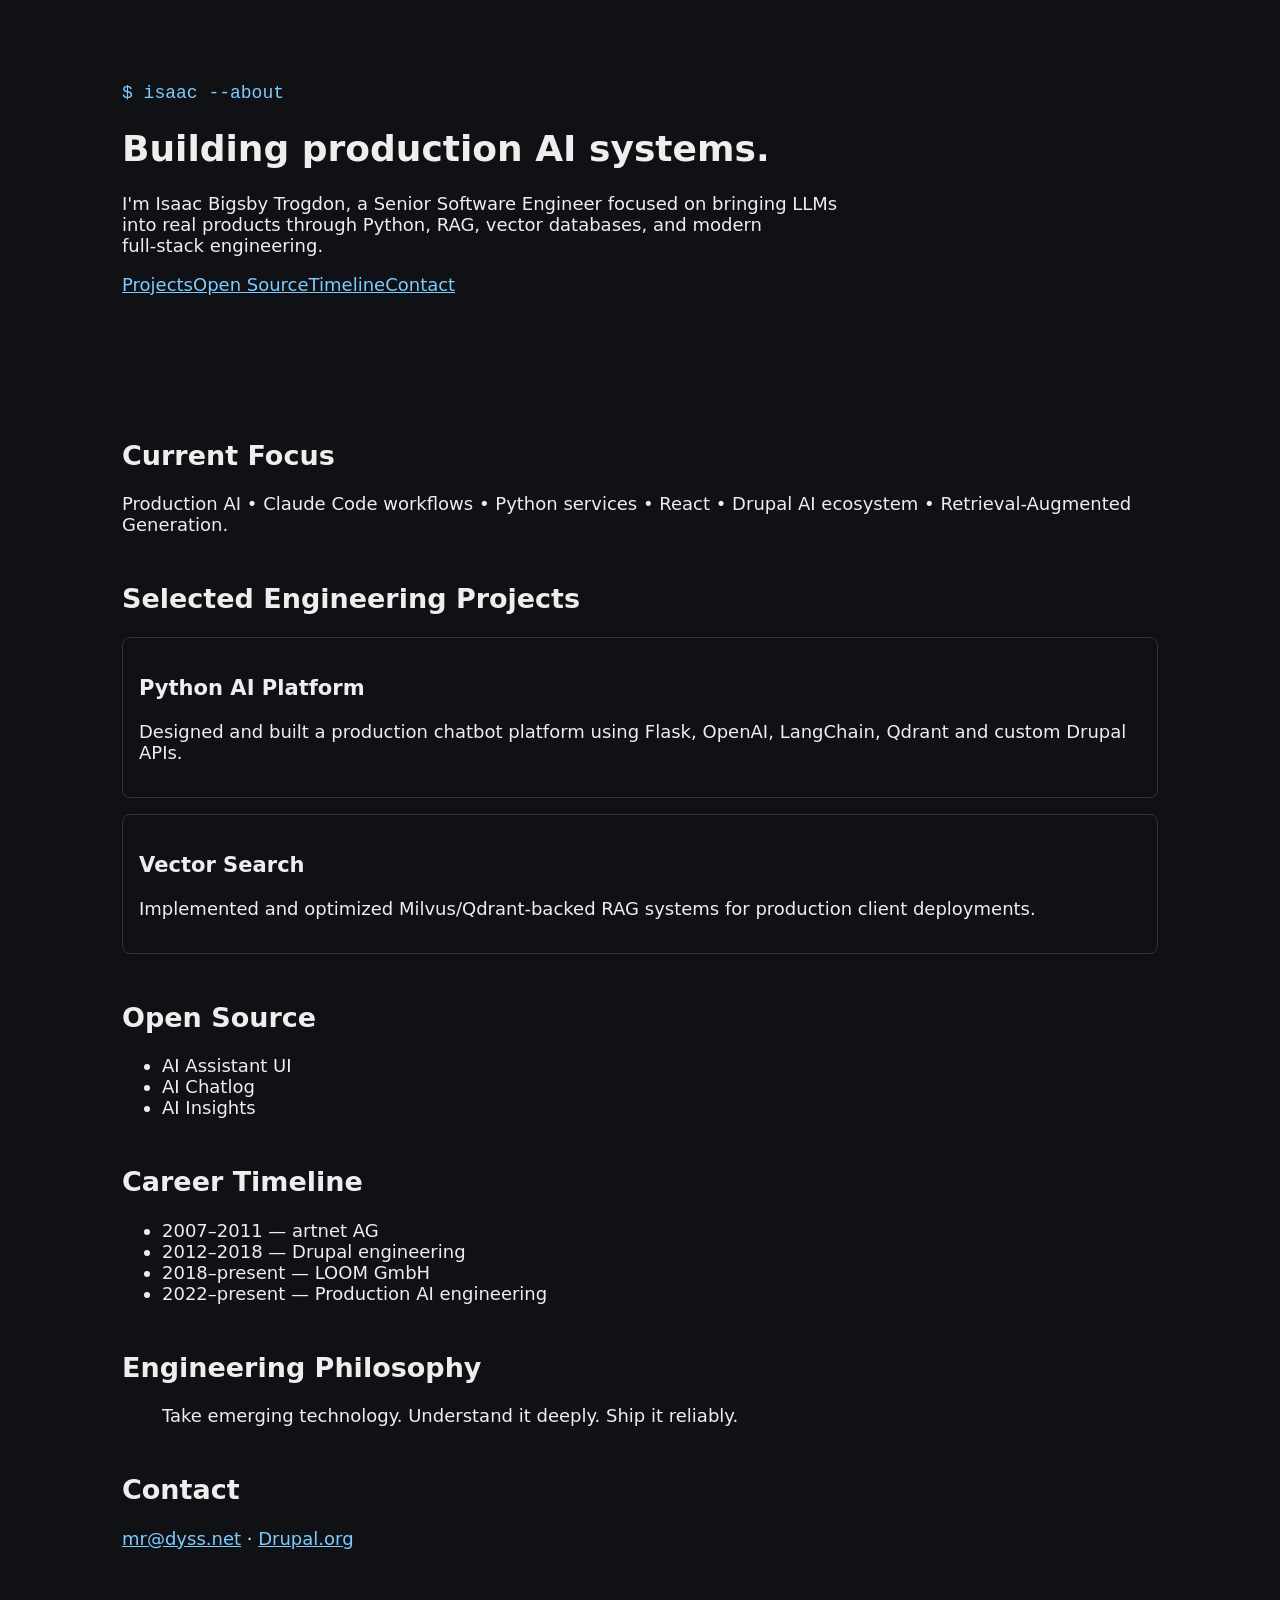
<file: index.html>
<!doctype html>
<html lang="en"><head>
<meta charset="utf-8"><meta name="viewport" content="width=device-width,initial-scale=1">
<title>Isaac Bigsby Trogdon | Senior Software Engineer — AI Applications</title>
<meta name="description" content="Senior Software Engineer specializing in production AI systems, LLM integration, RAG, Python, React, Drupal and open-source AI tooling.">
<link rel="canonical" href="https://d0t15t.github.io/">
<meta name="robots" content="index,follow,max-image-preview:large">
<meta property="og:title" content="Isaac Bigsby Trogdon">
<meta property="og:description" content="Building production AI systems with Python, LLMs and modern web technologies.">
<meta property="og:type" content="website">
<link rel="stylesheet" href="style.css">
<script type="application/ld+json">
{"@context":"https://schema.org","@type":"ProfilePage","mainEntity":{"@type":"Person","name":"Isaac Bigsby Trogdon","jobTitle":"Senior Software Engineer","url":"https://d0t15t.github.io/","sameAs":["https://www.drupal.org/u/d0t15t"],"knowsAbout":["Python","Drupal","React","LLMs","RAG","Milvus","Qdrant","Claude Code"]}}
</script></head>
<body><header class="hero"><div class="wrap">
<p class="eyebrow">$ isaac --about</p>
<h1>Building production AI systems.</h1>
<p class="lead">I'm Isaac Bigsby Trogdon, a Senior Software Engineer focused on bringing LLMs into real products through Python, RAG, vector databases, and modern full‑stack engineering.</p>
<nav><a href="#projects">Projects</a><a href="#opensource">Open Source</a><a href="#timeline">Timeline</a><a href="#contact">Contact</a></nav>
</div></header>
<main class="wrap">
<section><h2>Current Focus</h2><p>Production AI • Claude Code workflows • Python services • React • Drupal AI ecosystem • Retrieval-Augmented Generation.</p></section>
<section id="projects"><h2>Selected Engineering Projects</h2><article><h3>Python AI Platform</h3><p>Designed and built a production chatbot platform using Flask, OpenAI, LangChain, Qdrant and custom Drupal APIs.</p></article><article><h3>Vector Search</h3><p>Implemented and optimized Milvus/Qdrant-backed RAG systems for production client deployments.</p></article></section>
<section id="opensource"><h2>Open Source</h2><ul><li>AI Assistant UI</li><li>AI Chatlog</li><li>AI Insights</li></ul></section>
<section id="timeline"><h2>Career Timeline</h2><ul><li>2007–2011 — artnet AG</li><li>2012–2018 — Drupal engineering</li><li>2018–present — LOOM GmbH</li><li>2022–present — Production AI engineering</li></ul></section>
<section><h2>Engineering Philosophy</h2><blockquote>Take emerging technology. Understand it deeply. Ship it reliably.</blockquote></section>
<section id="contact"><h2>Contact</h2><p><a href="mailto:mr@dyss.net">mr@dyss.net</a> · <a href="https://www.drupal.org/u/d0t15t">Drupal.org</a></p></section>
</main></body></html>
</file>
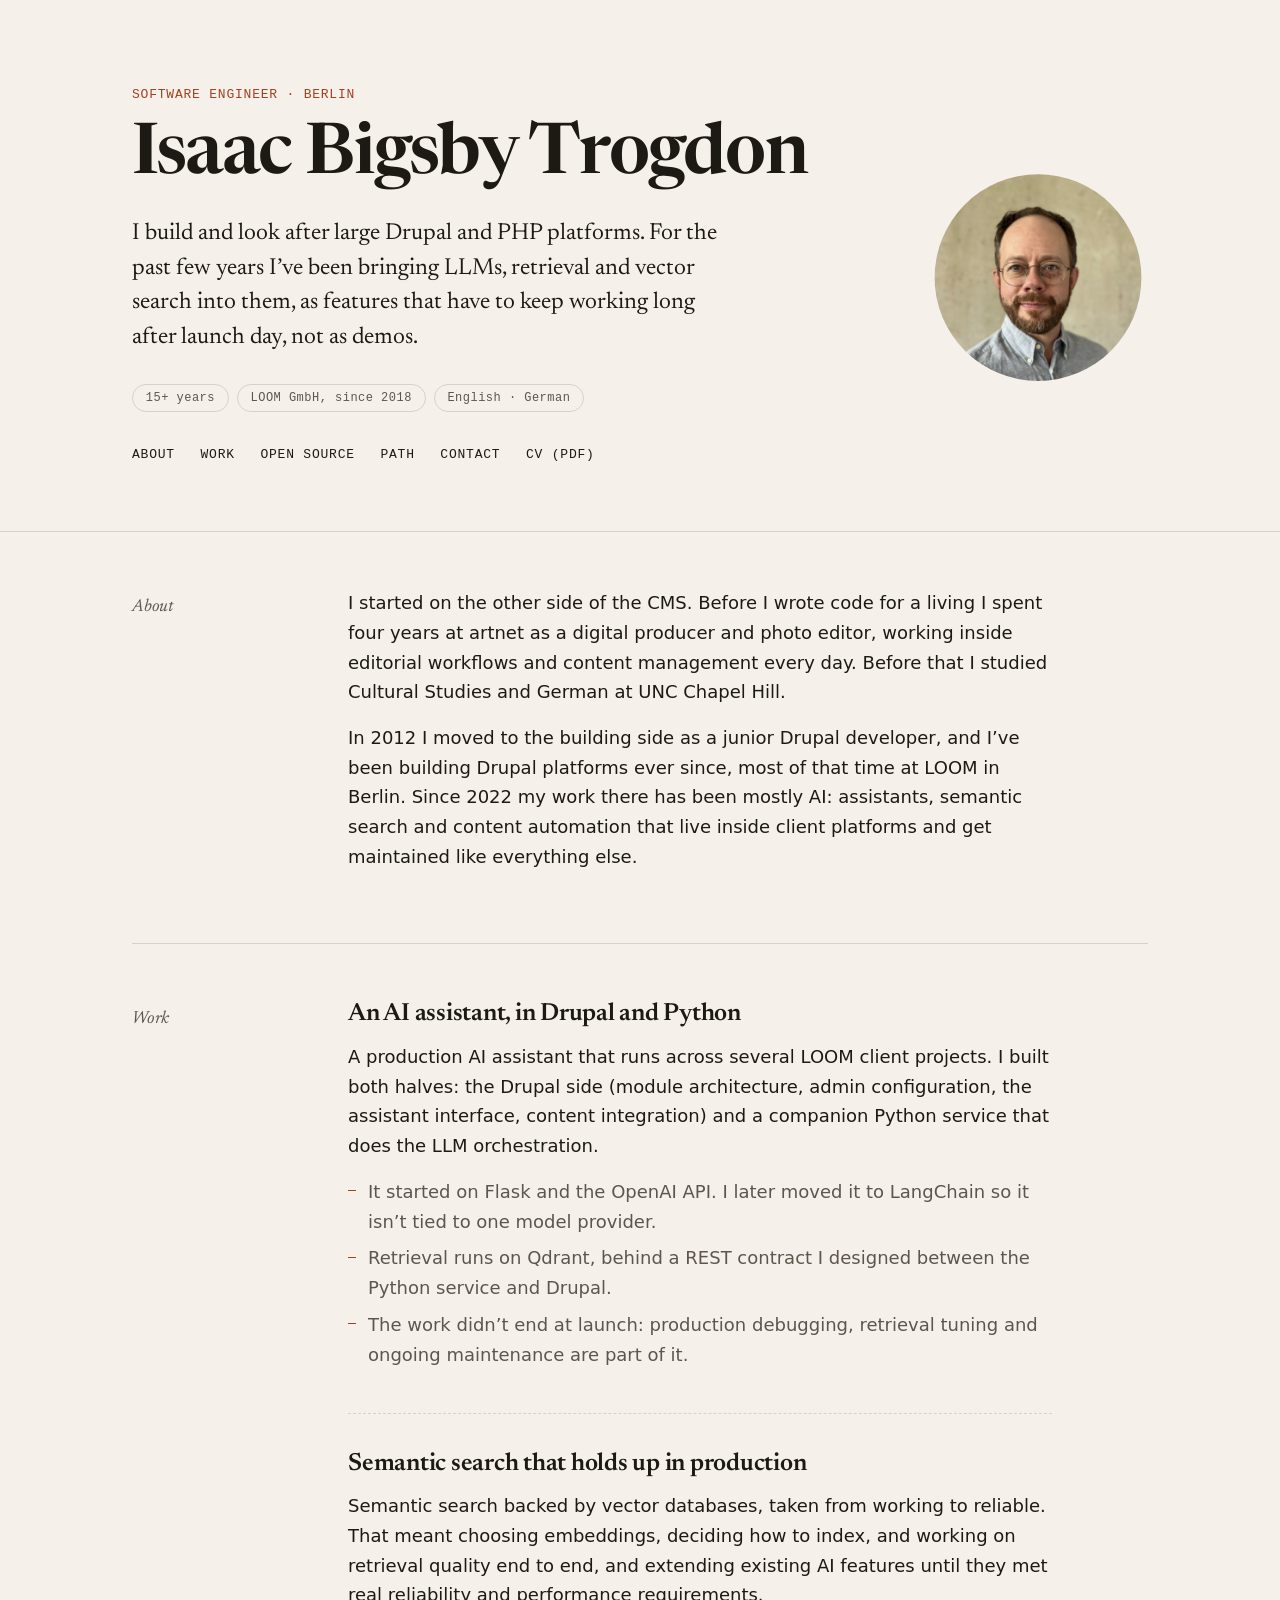
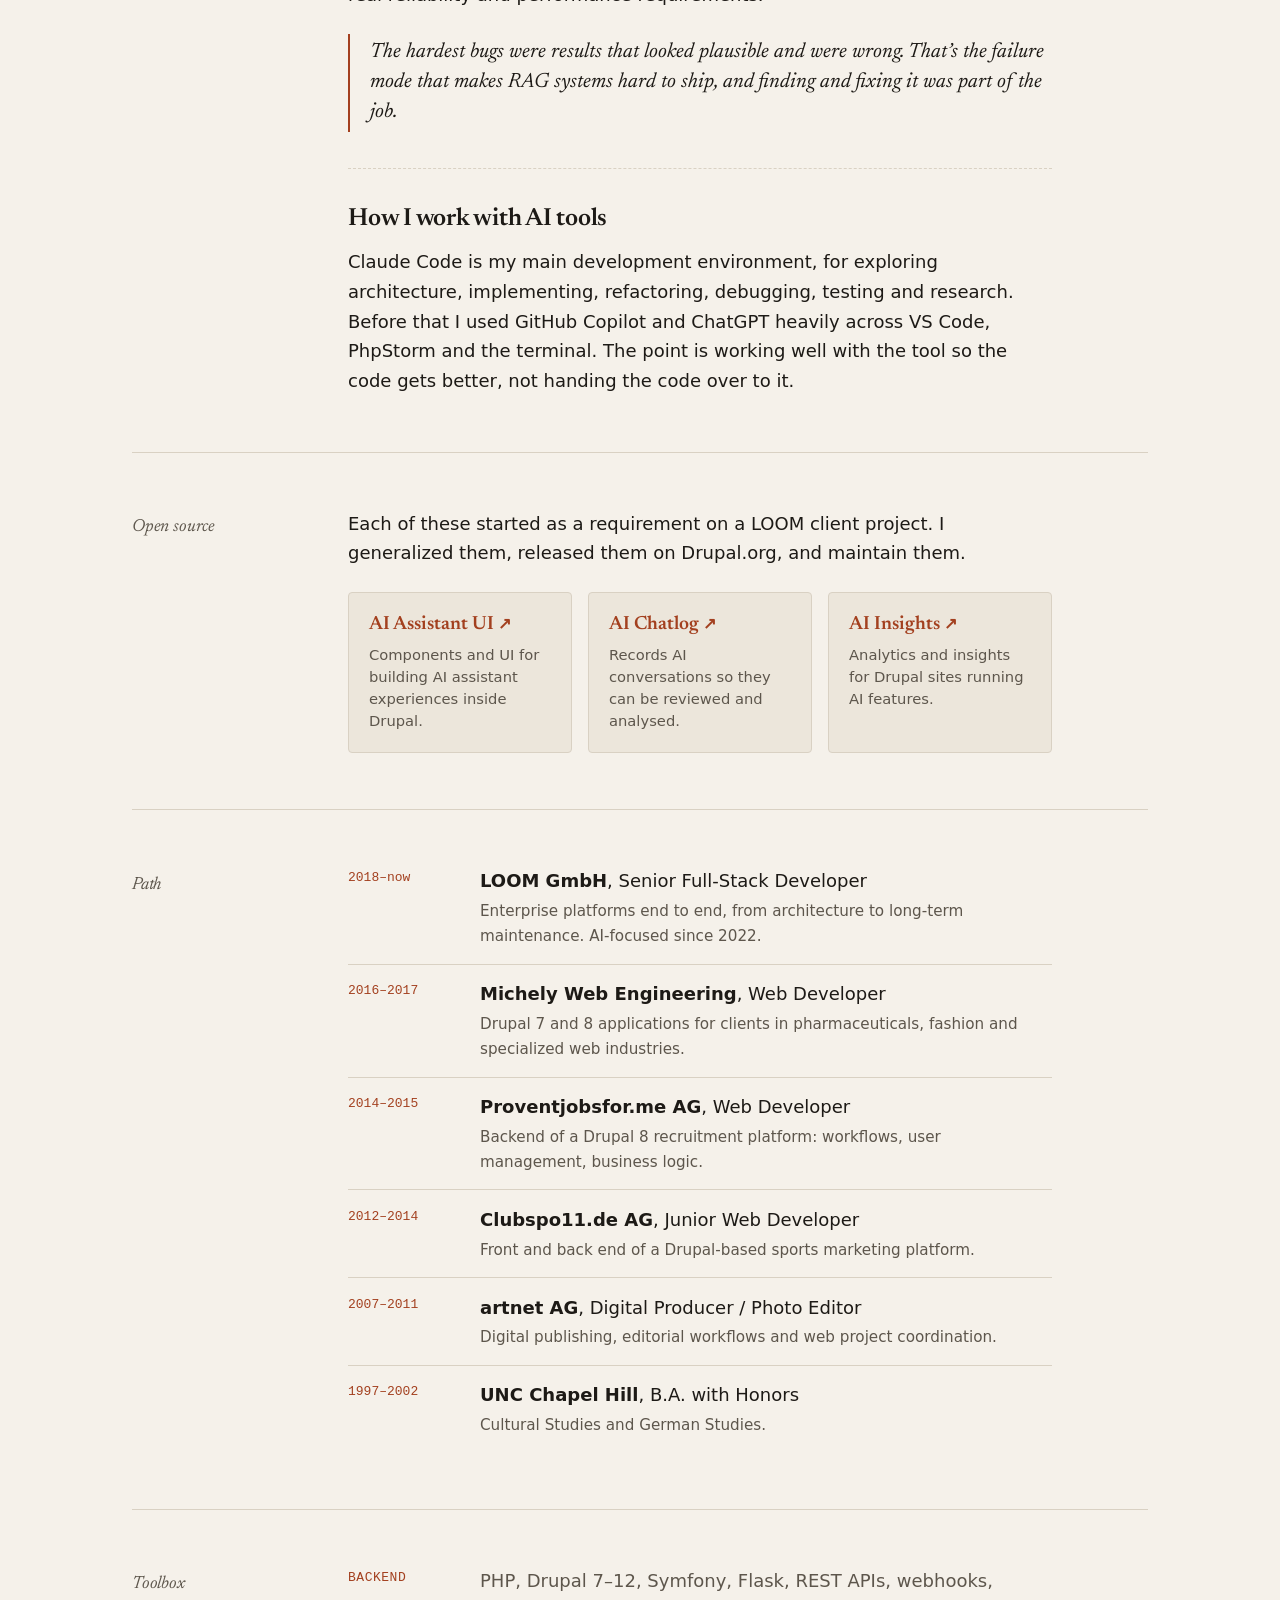
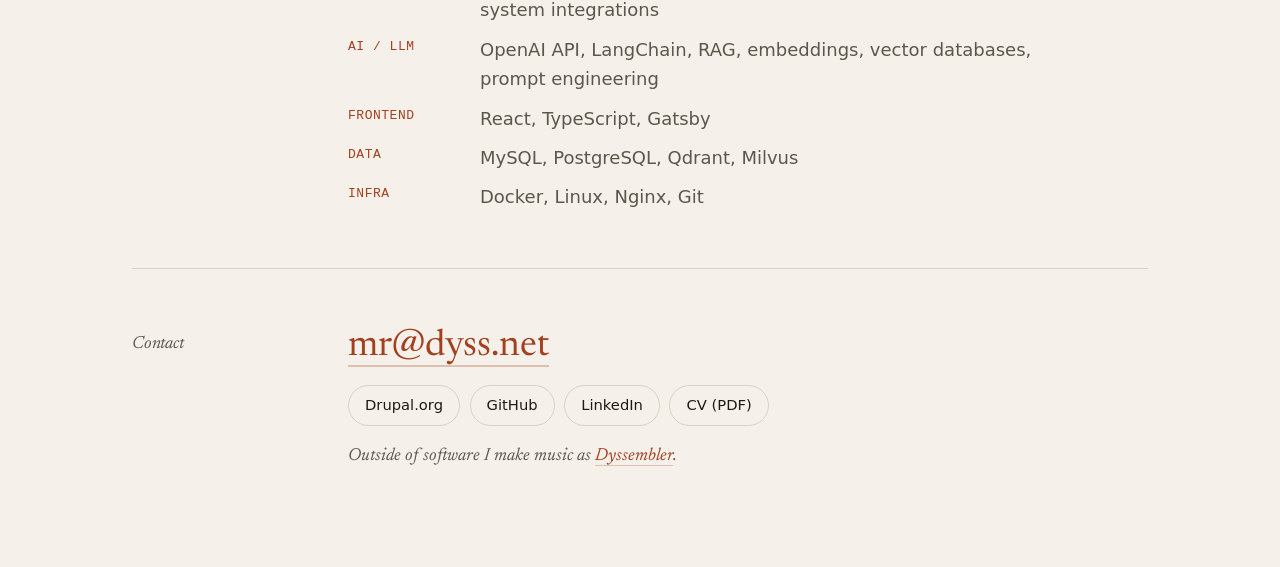
<file: www/index.html>
<!doctype html>
<html lang="en"><head>
<meta charset="utf-8"><meta name="viewport" content="width=device-width,initial-scale=1">
<title>Isaac Bigsby Trogdon · Senior Software Engineer, AI & Drupal</title>
<meta name="description" content="Senior Software Engineer with 15+ years in enterprise Drupal/PHP platforms, now building production LLM, RAG and vector search systems. Based in Berlin, Germany.">
<meta name="author" content="Isaac Bigsby Trogdon">
<meta name="theme-color" content="#f5f1ea" media="(prefers-color-scheme: light)"><meta name="theme-color" content="#15130f" media="(prefers-color-scheme: dark)"><meta name="color-scheme" content="light dark">
<link rel="canonical" href="https://d0t15t.github.io/">
<link rel="icon" href="favicon.svg" type="image/svg+xml">
<link rel="icon" href="assets/icon-192.png" type="image/png" sizes="192x192">
<link rel="apple-touch-icon" href="apple-touch-icon.png">
<link rel="manifest" href="site.webmanifest">
<meta name="robots" content="index,follow,max-image-preview:large,max-snippet:-1">
<meta property="og:title" content="Isaac Bigsby Trogdon">
<meta property="og:description" content="15+ years building enterprise Drupal/PHP platforms, now shipping production LLM, RAG and vector search systems.">
<meta property="og:type" content="website">
<meta property="og:url" content="https://d0t15t.github.io/">
<meta property="og:locale" content="en_US">
<meta property="og:image" content="https://d0t15t.github.io/assets/og-image.png">
<meta property="og:image:width" content="1200">
<meta property="og:image:height" content="630">
<meta property="og:image:alt" content="Isaac Bigsby Trogdon — Senior Software Engineer, Enterprise Web Platforms & AI Applications">
<meta property="og:site_name" content="Isaac Bigsby Trogdon">
<meta name="twitter:card" content="summary_large_image">
<meta name="twitter:title" content="Isaac Bigsby Trogdon">
<meta name="twitter:description" content="15+ years building enterprise Drupal/PHP platforms, now shipping production LLM, RAG and vector search systems.">
<meta name="twitter:image" content="https://d0t15t.github.io/assets/og-image.png">
<meta name="twitter:image:alt" content="Isaac Bigsby Trogdon — Senior Software Engineer, Enterprise Web Platforms & AI Applications">
<link rel="preconnect" href="https://fonts.googleapis.com"><link rel="preconnect" href="https://fonts.gstatic.com" crossorigin><link rel="stylesheet" href="https://fonts.googleapis.com/css2?family=Newsreader:ital,opsz,wght@0,6..72,400;0,6..72,600;1,6..72,400&display=swap"><link rel="stylesheet" href="style.css">
<script type="application/ld+json">
{"@context":"https://schema.org","@graph":[{"@type":"ProfilePage","@id":"https://d0t15t.github.io/#profile","url":"https://d0t15t.github.io/","dateModified":"2026-09-29","inLanguage":"en","mainEntity":{"@id":"https://d0t15t.github.io/#person"}},{"@type":"Person","@id":"https://d0t15t.github.io/#person","name":"Isaac Bigsby Trogdon","jobTitle":"Senior Software Engineer - Enterprise Web Platforms & AI Applications","url":"https://d0t15t.github.io/","image":"https://d0t15t.github.io/assets/headshot.jpg","email":"mailto:mr@dyss.net","sameAs":["https://www.drupal.org/u/d0t15t","https://github.com/d0t15t/","https://www.linkedin.com/in/isaac-bigsby-trogdon/","https://dyss.net"],"address":{"@type":"PostalAddress","addressLocality":"Berlin","addressCountry":"DE"},"worksFor":{"@type":"Organization","name":"LOOM GmbH"},"alumniOf":{"@type":"CollegeOrUniversity","name":"University of North Carolina at Chapel Hill"},"knowsLanguage":["en","de"],"knowsAbout":["Python","PHP","Drupal","Symfony","React","LLMs","RAG","LangChain","Embeddings","Prompt Engineering","Milvus","Qdrant","Claude Code"]},{"@type":"SoftwareSourceCode","name":"AI Assistant UI","url":"https://www.drupal.org/project/ai_assistant_ui","codeRepository":"https://www.drupal.org/project/ai_assistant_ui","description":"Framework components and UI functionality for AI assistant experiences within Drupal.","programmingLanguage":"PHP","author":{"@id":"https://d0t15t.github.io/#person"}},{"@type":"SoftwareSourceCode","name":"AI Chatlog","url":"https://www.drupal.org/project/ai_chatlog","codeRepository":"https://www.drupal.org/project/ai_chatlog","description":"Recording, review, and analysis tooling for AI conversations in Drupal.","programmingLanguage":"PHP","author":{"@id":"https://d0t15t.github.io/#person"}},{"@type":"SoftwareSourceCode","name":"AI Insights","url":"https://www.drupal.org/project/ai_insights","codeRepository":"https://www.drupal.org/project/ai_insights","description":"Analytics and insights functionality for AI-powered Drupal applications.","programmingLanguage":"PHP","author":{"@id":"https://d0t15t.github.io/#person"}}]}
</script></head>
<body><a class="skip" href="#main">Skip to content</a><header class="hero"><div class="wrap hero-grid">
<div><p class="eyebrow">Software engineer · Berlin</p>
<h1>Isaac Bigsby Trogdon</h1>
<p class="lead">I build and look after large Drupal and PHP platforms. For the past few years I’ve been bringing LLMs, retrieval and vector search into them, as features that have to keep working long after launch day, not as demos.</p>
<p class="stats"><span>15+ years</span><span>LOOM GmbH, since 2018</span><span>English · German</span></p>
<nav aria-label="Sections"><a href="#about">About</a><a href="#projects">Work</a><a href="#opensource">Open source</a><a href="#timeline">Path</a><a href="#contact">Contact</a><a href="assets/isaac-trogdon-cv.pdf" type="application/pdf">CV (PDF)</a></nav></div>
<img class="portrait" src="assets/headshot.jpg" width="512" height="512" alt="Portrait of Isaac Bigsby Trogdon">
</div></header>
<main id="main" class="wrap">
<section id="about"><h2>About</h2><div class="body"><p>I started on the other side of the CMS. Before I wrote code for a living I spent four years at artnet as a digital producer and photo editor, working inside editorial workflows and content management every day. Before that I studied Cultural Studies and German at UNC Chapel Hill.</p><p>In 2012 I moved to the building side as a junior Drupal developer, and I’ve been building Drupal platforms ever since, most of that time at LOOM in Berlin. Since 2022 my work there has been mostly AI: assistants, semantic search and content automation that live inside client platforms and get maintained like everything else.</p></div></section>
<section id="projects"><h2>Work</h2><div class="body">
<article><h3>An AI assistant, in Drupal and Python</h3><p>A production AI assistant that runs across several LOOM client projects. I built both halves: the Drupal side (module architecture, admin configuration, the assistant interface, content integration) and a companion Python service that does the LLM orchestration.</p><ul><li>It started on Flask and the OpenAI API. I later moved it to LangChain so it isn’t tied to one model provider.</li><li>Retrieval runs on Qdrant, behind a REST contract I designed between the Python service and Drupal.</li><li>The work didn’t end at launch: production debugging, retrieval tuning and ongoing maintenance are part of it.</li></ul></article>
<article><h3>Semantic search that holds up in production</h3><p>Semantic search backed by vector databases, taken from working to reliable. That meant choosing embeddings, deciding how to index, and working on retrieval quality end to end, and extending existing AI features until they met real reliability and performance requirements.</p><blockquote>The hardest bugs were results that looked plausible and were wrong. That’s the failure mode that makes RAG systems hard to ship, and finding and fixing it was part of the job.</blockquote></article>
<article><h3>How I work with AI tools</h3><p>Claude Code is my main development environment, for exploring architecture, implementing, refactoring, debugging, testing and research. Before that I used GitHub Copilot and ChatGPT heavily across VS Code, PhpStorm and the terminal. The point is working well with the tool so the code gets better, not handing the code over to it.</p></article>
</div></section>
<section id="opensource"><h2>Open source</h2><div class="body"><p>Each of these started as a requirement on a LOOM client project. I generalized them, released them on Drupal.org, and maintain them.</p><div class="modules"><a class="module" href="https://www.drupal.org/project/ai_assistant_ui"><strong>AI Assistant UI</strong><span>Components and UI for building AI assistant experiences inside Drupal.</span></a><a class="module" href="https://www.drupal.org/project/ai_chatlog"><strong>AI Chatlog</strong><span>Records AI conversations so they can be reviewed and analysed.</span></a><a class="module" href="https://www.drupal.org/project/ai_insights"><strong>AI Insights</strong><span>Analytics and insights for Drupal sites running AI features.</span></a></div></div></section>
<section id="timeline"><h2>Path</h2><div class="body"><ol class="path">
<li><span class="yr">2018–now</span><div><strong>LOOM GmbH</strong>, Senior Full-Stack Developer<p>Enterprise platforms end to end, from architecture to long-term maintenance. AI-focused since 2022.</p></div></li>
<li><span class="yr">2016–2017</span><div><strong>Michely Web Engineering</strong>, Web Developer<p>Drupal 7 and 8 applications for clients in pharmaceuticals, fashion and specialized web industries.</p></div></li>
<li><span class="yr">2014–2015</span><div><strong>Proventjobsfor.me AG</strong>, Web Developer<p>Backend of a Drupal 8 recruitment platform: workflows, user management, business logic.</p></div></li>
<li><span class="yr">2012–2014</span><div><strong>Clubspo11.de AG</strong>, Junior Web Developer<p>Front and back end of a Drupal-based sports marketing platform.</p></div></li>
<li><span class="yr">2007–2011</span><div><strong>artnet AG</strong>, Digital Producer / Photo Editor<p>Digital publishing, editorial workflows and web project coordination.</p></div></li>
<li><span class="yr">1997–2002</span><div><strong>UNC Chapel Hill</strong>, B.A. with Honors<p>Cultural Studies and German Studies.</p></div></li>
</ol></div></section>
<section id="skills"><h2>Toolbox</h2><div class="body"><dl class="tools"><dt>Backend</dt><dd>PHP, Drupal 7–12, Symfony, Flask, REST APIs, webhooks, system integrations</dd><dt>AI / LLM</dt><dd>OpenAI API, LangChain, RAG, embeddings, vector databases, prompt engineering</dd><dt>Frontend</dt><dd>React, TypeScript, Gatsby</dd><dt>Data</dt><dd>MySQL, PostgreSQL, Qdrant, Milvus</dd><dt>Infra</dt><dd>Docker, Linux, Nginx, Git</dd></dl></div></section>
<section id="contact"><h2>Contact</h2><div class="body"><p class="big"><a href="mailto:mr@dyss.net">mr@dyss.net</a></p><p class="links"><a rel="me" href="https://www.drupal.org/u/d0t15t">Drupal.org</a><a rel="me" href="https://github.com/d0t15t/">GitHub</a><a rel="me" href="https://www.linkedin.com/in/isaac-bigsby-trogdon/">LinkedIn</a><a href="assets/isaac-trogdon-cv.pdf">CV (PDF)</a></p><p class="aside">Outside of software I make music as <a rel="me" href="https://dyss.net">Dyssembler</a>.</p></div></section>
</main></body></html>
</file>
<file: style.css>
body{font:18px system-ui;max-width:1100px;margin:0 auto;background:#0f1115;color:#eee}a{color:#7ecbff}.wrap{padding:2rem}.hero{min-height:40vh;display:flex;align-items:center}.eyebrow{font-family:monospace;color:#7ecbff}.lead{max-width:45rem}section{margin:3rem 0}article{padding:1rem;border:1px solid #333;border-radius:8px;margin:1rem 0}
</file>
<file: www/style.css>
:root{--bg:#f5f1ea;--bg2:#ece6db;--ink:#1d1a16;--muted:#5d564c;--rule:#d9d1c3;--accent:#a3401f;--accent-soft:rgba(163,64,31,.28);--serif:"Newsreader",Charter,"Iowan Old Style",Georgia,serif;--sans:system-ui,-apple-system,"Segoe UI",sans-serif;--mono:ui-monospace,SFMono-Regular,Menlo,Consolas,monospace}@media(prefers-color-scheme:dark){:root{--bg:#15130f;--bg2:#1e1b16;--ink:#ebe5da;--muted:#a79e90;--rule:#332e26;--accent:#e8906f;--accent-soft:rgba(232,144,111,.35)}}*{box-sizing:border-box}html{scroll-behavior:smooth}body{font:400 18px/1.65 var(--sans);margin:0;background:var(--bg);color:var(--ink);-webkit-font-smoothing:antialiased}::selection{background:var(--accent);color:var(--bg)}a{color:var(--accent);text-decoration:none;border-bottom:1px solid var(--accent-soft);transition:border-color .15s}a:hover{border-color:var(--accent)}.wrap{max-width:1080px;margin:0 auto;padding:0 2rem}.hero{border-bottom:1px solid var(--rule);padding:5.5rem 0 4rem}.hero-grid{display:grid;grid-template-columns:1fr 220px;gap:3.5rem;align-items:center}.portrait{width:220px;height:220px;border-radius:50%;object-fit:cover;clip-path:circle(47%);filter:saturate(.9)}.eyebrow{font:13px/1 var(--mono);color:var(--accent);letter-spacing:.06em;text-transform:uppercase;margin:0 0 1.25rem}h1,h2,h3{font-family:var(--serif);font-weight:600;letter-spacing:-.01em}h1{font-size:clamp(2.6rem,6vw,4.4rem);line-height:1.02;margin:0 0 1.5rem;letter-spacing:-.025em}.lead{font:400 clamp(1.2rem,2.2vw,1.45rem)/1.5 var(--serif);max-width:38rem;margin:0 0 1.75rem}.stats{display:flex;flex-wrap:wrap;gap:.5rem;margin:0 0 2.25rem}.stats span{font:12px/1 var(--mono);letter-spacing:.04em;color:var(--muted);border:1px solid var(--rule);border-radius:999px;padding:.45rem .8rem}nav{display:flex;flex-wrap:wrap;gap:.5rem 1.6rem}nav a{font:13px/1 var(--mono);text-transform:uppercase;letter-spacing:.06em;color:var(--ink);border-bottom:1px solid transparent;padding-bottom:.3rem}nav a:hover{color:var(--accent);border-color:var(--accent)}section{display:grid;grid-template-columns:11rem 1fr;gap:2.5rem;padding:3.5rem 0;border-bottom:1px solid var(--rule)}section:last-child{border-bottom:none;padding-bottom:5rem}section h2{font-size:1.1rem;margin:.3rem 0 0;color:var(--muted);font-style:italic;font-weight:400}.body{max-width:44rem}.body>p{margin:0 0 1rem}article{padding:0 0 2.25rem;margin:0 0 2.25rem;border-bottom:1px dashed var(--rule)}article:last-child{border-bottom:none;margin-bottom:0;padding-bottom:0}article h3{font-size:1.55rem;line-height:1.2;margin:0 0 .75rem}article p{margin:0}ul{list-style:none;margin:1rem 0 0;padding:0}ul li{padding-left:1.25rem;position:relative;margin:.45rem 0;color:var(--muted)}ul li::before{content:"";position:absolute;left:0;top:.75em;width:.5rem;height:1px;background:var(--accent)}blockquote{margin:1.5rem 0 0;padding:.25rem 0 .25rem 1.25rem;border-left:2px solid var(--accent);font:italic 400 1.3rem/1.45 var(--serif)}.modules{display:grid;grid-template-columns:repeat(3,1fr);gap:1rem;margin-top:1.5rem}.module{display:flex;flex-direction:column;gap:.5rem;padding:1.25rem;border:1px solid var(--rule);border-radius:4px;background:var(--bg2);color:var(--ink);transition:border-color .15s,transform .15s}.module:hover{border-color:var(--accent);transform:translateY(-2px)}.module strong{font:600 1.2rem/1.2 var(--serif);color:var(--accent)}.module strong::after{content:" ↗";font-size:.85em}.module span{font-size:.92rem;color:var(--muted);line-height:1.5}.path{list-style:none;margin:0;padding:0}.path li{display:grid;grid-template-columns:7rem 1fr;gap:1.25rem;padding:.9rem 0;border-top:1px solid var(--rule)}.path li:first-child{border-top:none;padding-top:0}.path p{margin:.2rem 0 0;color:var(--muted);font-size:.95rem}.yr{font:13px/1.9 var(--mono);color:var(--accent)}.tools{display:grid;grid-template-columns:7rem 1fr;gap:.6rem 1.25rem;margin:0}.tools dt{font:13px/1.9 var(--mono);color:var(--accent);text-transform:uppercase;letter-spacing:.04em}.tools dd{margin:0;color:var(--muted)}.big{font:400 clamp(1.6rem,3.5vw,2.3rem)/1.2 var(--serif);margin:0 0 1.5rem}.big a{border-bottom-width:2px}.links{display:flex;flex-wrap:wrap;gap:.6rem;margin:0 0 1.75rem}.links a{border:1px solid var(--rule);border-radius:999px;padding:.45rem 1rem;font-size:.92rem;color:var(--ink)}.links a:hover{border-color:var(--accent);color:var(--accent)}.aside{color:var(--muted);font-style:italic;font-family:var(--serif);font-size:1.1rem}.skip{position:absolute;left:1rem;top:-4rem;z-index:10;background:var(--accent);color:var(--bg);padding:.5rem 1rem;border-radius:6px;border:none}.skip:focus{top:1rem}:focus-visible{outline:2px solid var(--accent);outline-offset:3px}@media(max-width:820px){.hero-grid{grid-template-columns:1fr;gap:2rem}.portrait{order:-1;width:120px;height:120px}section{grid-template-columns:1fr;gap:1rem}.modules{grid-template-columns:1fr}}@media(max-width:560px){.wrap{padding:0 1.25rem}.hero{padding:3rem 0 2.5rem}section{padding:2.5rem 0}.path li,.tools{grid-template-columns:1fr;gap:.15rem}.tools dd{margin-bottom:.6rem}}@media(prefers-reduced-motion:reduce){html{scroll-behavior:auto}*,*::before,*::after{transition:none!important;animation:none!important}.module:hover{transform:none}}
</file>
